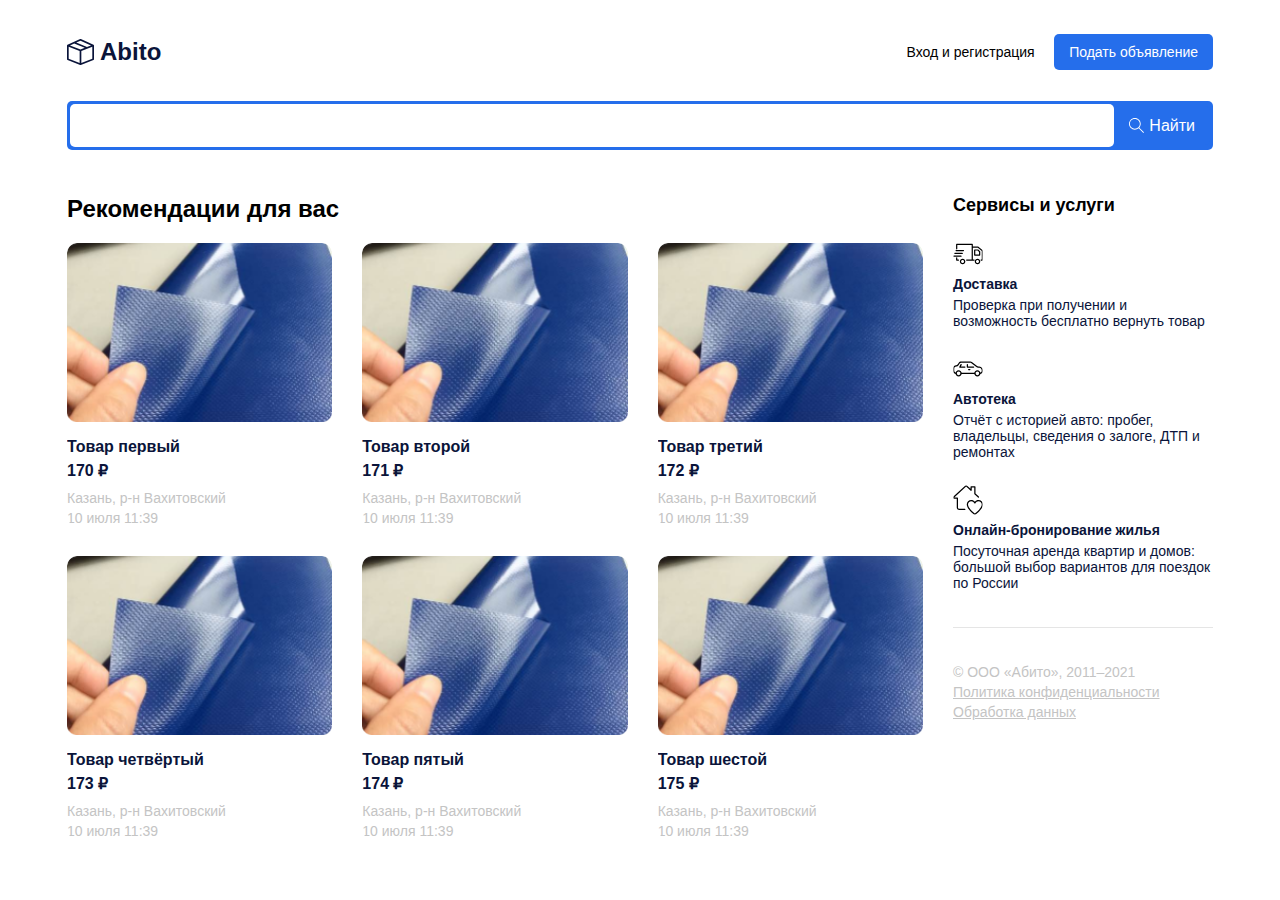
<file: index.html>
<!DOCTYPE html>
<html lang="en">

<head>
   <meta charset="UTF-8">
   <meta name="viewport" content="width=device-width, initial-scale=1.0">
   <link rel="stylesheet" href="style.css">
   <script src="./script.js" defer></script>
   <title>Abito</title>
</head>

<body>
   <header class="header">
      <div class="container">
         <div class="header-box">
            <a href="./index.html" class="header-logo">
               <img src="./image/logo.svg" alt="Logo Image">
               <span>Abito</span>
            </a>

            <div class="header-control">
               <button class="btn btn-outline">Вход и регистрация</button>
               <button class="btn btn-primary">Подать объявление</button>
            </div>

            <div class="header-burger">
               <img src="./image/burger.svg" alt="Burger Image">
            </div>
         </div>
      </div>
   </header>

   <main>
      <section class="search">
         <div class="container">
            <div class="search-box">
               <input type="text">
               <button class="btn btn-primary search-btn">
                  <img src="./image/search.svg" alt="Search Icon" class="search-box__icon">
                  <span class="search-box__text">Найти</span>
               </button>
            </div>
         </div>
      </section>

      <section class="content">
         <div class="container">
            <div class="content-box">
               <div class="content-main">
                  <h2 class="content-main__title">
                     Рекомендации для вас
                  </h2>

                  <div class="content-main__list">
                     <!-- <a href="./product.html" class="content-main__list-item">
                        <div class="content-main__list-item--img">
                           <img src="./image/card_img.png" alt="Card Image">
                        </div>

                        <h5 class="content-main__list-item--title">
                           Пвх материал 2й сорт
                        </h5>

                        <strong class="content-main__list-item--price">170 ₽</strong>

                        <div class="content-main__list-item--desc-block">
                           <span class="content-main__list-item--desc">Казань, р-н Вахитовский</span>
                           <span class="content-main__list-item--desc">10 июля 11:39</span>
                        </div>
                     </a>

                     <a href="./product.html" class="content-main__list-item">
                        <div class="content-main__list-item--img">
                           <img src="./image/card_img.png" alt="Card Image">
                        </div>

                        <h5 class="content-main__list-item--title">
                           Пвх материал 2й сорт
                        </h5>

                        <strong class="content-main__list-item--price">170 ₽</strong>

                        <div class="content-main__list-item--desc-block">
                           <span class="content-main__list-item--desc">Казань, р-н Вахитовский</span>
                           <span class="content-main__list-item--desc">10 июля 11:39</span>
                        </div>
                     </a>

                     <a href="./product.html" class="content-main__list-item">
                        <div class="content-main__list-item--img">
                           <img src="./image/card_img.png" alt="Card Image">
                        </div>

                        <h5 class="content-main__list-item--title">
                           Пвх материал 2й сорт
                        </h5>

                        <strong class="content-main__list-item--price">170 ₽</strong>

                        <div class="content-main__list-item--desc-block">
                           <span class="content-main__list-item--desc">Казань, р-н Вахитовский</span>
                           <span class="content-main__list-item--desc">10 июля 11:39</span>
                        </div>
                     </a>

                     <a href="./product.html" class="content-main__list-item">
                        <div class="content-main__list-item--img">
                           <img src="./image/card_img.png" alt="Card Image">
                        </div>

                        <h5 class="content-main__list-item--title">
                           Пвх материал 2й сорт
                        </h5>

                        <strong class="content-main__list-item--price">170 ₽</strong>

                        <div class="content-main__list-item--desc-block">
                           <span class="content-main__list-item--desc">Казань, р-н Вахитовский</span>
                           <span class="content-main__list-item--desc">10 июля 11:39</span>
                        </div>
                     </a>

                     <a href="./product.html" class="content-main__list-item">
                        <div class="content-main__list-item--img">
                           <img src="./image/card_img.png" alt="Card Image">
                        </div>

                        <h5 class="content-main__list-item--title">
                           Пвх материал 2й сорт
                        </h5>

                        <strong class="content-main__list-item--price">170 ₽</strong>

                        <div class="content-main__list-item--desc-block">
                           <span class="content-main__list-item--desc">Казань, р-н Вахитовский</span>
                           <span class="content-main__list-item--desc">10 июля 11:39</span>
                        </div>
                     </a>

                     <a href="./product.html" class="content-main__list-item">
                        <div class="content-main__list-item--img">
                           <img src="./image/card_img.png" alt="Card Image">
                        </div>

                        <h5 class="content-main__list-item--title">
                           Пвх материал 2й сорт
                        </h5>

                        <strong class="content-main__list-item--price">170 ₽</strong>

                        <div class="content-main__list-item--desc-block">
                           <span class="content-main__list-item--desc">Казань, р-н Вахитовский</span>
                           <span class="content-main__list-item--desc">10 июля 11:39</span>
                        </div>
                     </a> -->
                  </div>
               </div>

               <div class="content-side">
                  <h3 class="content-side__title">
                     Сервисы и услуги
                  </h3>

                  <div class="content-side__box">
                     <div class="content-side__list">
                        <div class="content-side__list-item">
                           <img src="./image/side_info_1.svg" alt="Side Info Image 1"
                              class="content-side__list-item--img">
                           <h5 class="content-side__list-item--title">Доставка</h5>
                           <p class="content-side__list-item--text">Проверка при получении и возможность бесплатно
                              вернуть товар</p>
                        </div>
                        <div class="content-side__list-item">
                           <img src="./image/side_info_2.svg" alt="Side Info Image 2"
                              class="content-side__list-item--img">
                           <h5 class="content-side__list-item--title">Автотека</h5>
                           <p class="content-side__list-item--text">Отчёт с историей авто: пробег, владельцы, сведения о
                              залоге, ДТП и ремонтах</p>
                        </div>
                        <div class="content-side__list-item">
                           <img src="./image/side_info_3.svg" alt="Side Info Image 3"
                              class="content-side__list-item--img">
                           <h5 class="content-side__list-item--title">Онлайн-бронирование жилья</h5>
                           <p class="content-side__list-item--text">Посуточная аренда квартир и домов: большой выбор
                              вариантов для поездок по России</p>
                        </div>
                     </div>

                     <div class="content-side__footer">
                        <p class="content-side__footer-item">© ООО «Абито», 2011–2021</p>
                        <a href="#" class="content-side__footer-item">Политика конфиденциальности</a>
                        <a href="#" class="content-side__footer-item">Обработка данных</a>
                     </div>
                  </div>
               </div>
            </div>
         </div>
      </section>
   </main>
</body>

</html>
</file>
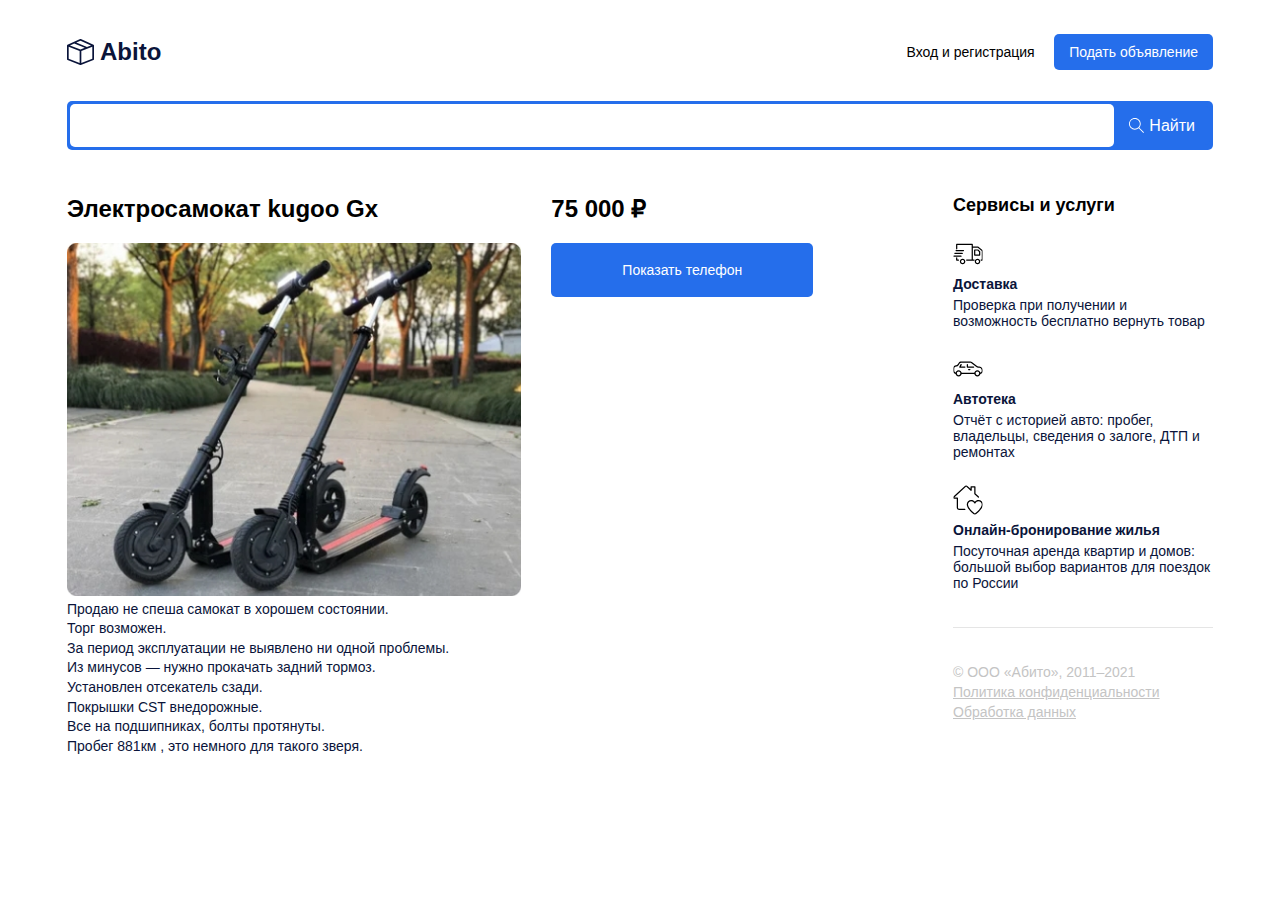
<file: product.html>
<!DOCTYPE html>
<html lang="en">

<head>
   <meta charset="UTF-8">
   <meta name="viewport" content="width=device-width, initial-scale=1.0">
   <link rel="stylesheet" href="style.css">
   <script src="./script.js" defer></script>
   <title>Abito</title>
</head>

<body>
   <header class="header">
      <div class="container">
         <div class="header-box">
            <a href="./index.html" class="header-logo">
               <img src="./image/logo.svg" alt="Logo Image">
               <span>Abito</span>
            </a>

            <div class="header-control">
               <button class="btn btn-outline">Вход и регистрация</button>
               <button class="btn btn-primary">Подать объявление</button>
            </div>

            <div class="header-burger">
               <img src="./image/burger.svg" alt="Burger Image">
            </div>
         </div>
      </div>
   </header>

   <main>
      <section class="search">
         <div class="container">
            <div class="search-box">
               <input type="text">
               <button class="btn btn-primary search-btn">
                  <img src="./image/search.svg" alt="Search Icon" class="search-box__icon">
                  <span class="search-box__text">Найти</span>
               </button>
            </div>
         </div>
      </section>

      <section class="content">
         <div class="container">
            <div class="content-box">
               <div class="content-product">
                  <div class="content-product__left">
                     <h2 class="content-product__title">
                        Электросамокат kugoo Gx
                     </h2>

                     <div class="content-product__img">
                        <img src="./image/product_img.jpeg" alt="Product Image" class="content-product__img">
                     </div>

                     <p class="content-product__text">
                        Продаю не спеша самокат в хорошем состоянии.
                     </p>
                     <p class="content-product__text">
                        Торг возможен.
                     </p>
                     <p class="content-product__text">
                        За период эксплуатации не выявлено ни одной проблемы.
                     </p>
                     <p class="content-product__text">
                        Из минусов — нужно прокачать задний тормоз.
                     </p>
                     <p class="content-product__text">
                        Установлен отсекатель сзади.
                     </p>
                     <p class="content-product__text">
                        Покрышки CST внедорожные.
                     </p>

                     <p class="content-product__text">
                        Все на подшипниках, болты протянуты.
                     </p>

                     <p class="content-product__text">
                        Пробег 881км , это немного для такого зверя.
                     </p>
                  </div>

                  <div class="content-product__right">
                     <h2 class="content-product__price">
                        75 000 ₽
                     </h2>

                     <button class="btn btn-primary btn-large">
                        Показать телефон
                     </button>
                  </div>
               </div>

               <div class="content-side">
                  <h3 class="content-side__title">
                     Сервисы и услуги
                  </h3>

                  <div class="content-side__box">
                     <div class="content-side__list">
                        <div class="content-side__list-item">
                           <img src="./image/side_info_1.svg" alt="Side Info Image 1"
                              class="content-side__list-item--img">
                           <h5 class="content-side__list-item--title">Доставка</h5>
                           <p class="content-side__list-item--text">Проверка при получении и возможность бесплатно
                              вернуть товар</p>
                        </div>
                        <div class="content-side__list-item">
                           <img src="./image/side_info_2.svg" alt="Side Info Image 2"
                              class="content-side__list-item--img">
                           <h5 class="content-side__list-item--title">Автотека</h5>
                           <p class="content-side__list-item--text">Отчёт с историей авто: пробег, владельцы, сведения о
                              залоге, ДТП и ремонтах</p>
                        </div>
                        <div class="content-side__list-item">
                           <img src="./image/side_info_3.svg" alt="Side Info Image 3"
                              class="content-side__list-item--img">
                           <h5 class="content-side__list-item--title">Онлайн-бронирование жилья</h5>
                           <p class="content-side__list-item--text">Посуточная аренда квартир и домов: большой выбор
                              вариантов для поездок по России</p>
                        </div>
                     </div>

                     <div class="content-side__footer">
                        <p class="content-side__footer-item">© ООО «Абито», 2011–2021</p>
                        <a href="#" class="content-side__footer-item">Политика конфиденциальности</a>
                        <a href="#" class="content-side__footer-item">Обработка данных</a>
                     </div>
                  </div>
               </div>
            </div>
         </div>
      </section>
   </main>
</body>

</html>
</file>
<file: style.css>
* {
   box-sizing: border-box;
}

body {
   margin: 0px;
   font-family: sans-serif;
}

.container {
   width: 100%;
   max-width: 1170px;
   margin: 0 auto;
   padding: 0 12px;
}

.btn {
   font-size: 14px;
   line-height: 16px;
   font-weight: 400;
   padding: 10px 15px;
   border-radius: 5px;
   border: none;
   cursor: pointer;
}

.btn-outline {
   background-color: transparent;
}

.btn-primary {
   background-color: #256EEB;
   color: #fff;
}

.header {
   padding-top: 34px;
   padding-bottom: 31px;
}

.header-box {
   display: flex;
   justify-content: space-between;
   align-items: center;
}

.header-logo {
   /* width: 100%; */
   display: flex;
   justify-content: flex-start;
   align-items: center;
   text-decoration: none;
}

.header-logo span {
   font-size: 24px;
   line-height: 28px;
   font-weight: 700;
   margin-left: 6px;
   color: rgb(10, 20, 58);
}

.header-burger {
   width: 30px;
   height: 19px;
   display: none;
}

.search {
   margin-bottom: 45px;
}

.search-box {
   width: 100%;
   border-radius: 5px;
   background-color: rgb(37, 110, 235);
   padding: 3px;
   display: flex;
   align-items: center;
   justify-content: flex-start;
}

.search-box input {
   flex-grow: 1;
   padding: 14px 22px;
   border-radius: 5px;
   border: none;
   outline: none;
   min-width: 0;
}

.search-btn {
   display: flex;
   align-items: center;
}

.search-box .search-box__text {
   margin-left: 5px;
   font-size: 16px;
   line-height: 19px;
}

.search-box .search-box__icon {
   width: 15px;
   height: 15px;
}

.content {
   padding-bottom: 50px;
}

.content-box {
   display: flex;
   justify-content: space-between;
   align-items: start;
   gap: 30px;
}

.content-main {
   flex-grow: 1;
}

.content-main__title {
   font-size: 24px;
   line-height: 28px;
   margin-top: 0;
   margin-bottom: 20px;
}

.content-main__list {
   display: flex;
   justify-content: space-between;
   flex-wrap: wrap;
   row-gap: 30px;
}

.content-main__list-item {
   width: calc((100% - 60px) / 3);
   display: flex;
   flex-direction: column;
   align-items: start;
   border-radius: 10px;
   overflow: hidden;
   text-decoration: none;
}

.content-main__list-item:hover .content-main__list-item--title {
   color: rgb(37, 110, 235);
}

.content-main__list-item--img {
   width: 100%;
   display: flex;
}

.content-main__list-item--img img {
   width: 100%;
}

.content-main__list-item--title {
   margin-top: 15px;
   margin-bottom: 5px;
   font-size: 16px;
   line-height: 19px;
   color: rgb(10, 20, 58);
}

.content-main__list-item--price {
   font-size: 16px;
   line-height: 19px;
   margin-bottom: 10px;
   color: rgb(10, 20, 58);
}

.content-main__list-item--desc {
   font-size: 14px;
   line-height: 16px;
   color: rgb(196, 196, 196);
}

.content-main__list-item--desc-block {
   display: flex;
   flex-direction: column;
   gap: 4px;
}

.content-side {
   width: 260px;
   /* min-width: 260px; */
   flex-shrink: 0;
}

.content-side__title {
   font-size: 18px;
   line-height: 21px;
   margin-top: 0;
   margin-bottom: 23px;
}

.content-side__list {
   display: flex;
   flex-direction: column;
   justify-content: space-between;
   height: 100%;
   gap: 25px;
   border-bottom: 1px solid rgb(229, 229, 229);
   padding-bottom: 36px;
   margin-bottom: 36px;
}

.content-side__list-item {
   display: flex;
   flex-direction: column;
   align-items: flex-start;
}

.content-side__list-item--title {
   font-size: 14px;
   line-height: 16px;
   font-weight: 700;
   margin-top: 7px;
   margin-bottom: 5px;
   color: rgb(10, 20, 58);
}

.content-side__list-item--text {
   font-size: 14px;
   line-height: 16px;
   font-weight: 400;
   margin: 0;
   color: rgb(10, 20, 58);
}

.content-side__footer {
   display: flex;
   flex-direction: column;
   gap: 4px;
}

.content-side__footer-item {
   color: rgb(196, 196, 196);
   margin: 0;
   font-size: 14px;
   line-height: 16px;
}

.content-product {
   display: flex;
   gap: 30px;
   flex-grow: 1;
}

.content-product__left {
   flex-basis: 55%;
}

.content-product__right {
   flex-basis: 45%;
}

.content-product__title,
.content-product__price {
   font-size: 24px;
   line-height: 28px;
   margin-top: 0;
   margin-bottom: 20px;
}

.content-product__img {
   width: 100%;
}

.content-product__text {
   font-size: 14px;
   line-height: 140%;
   color: rgb(10, 20, 58);
   margin: 0;
}

.btn-large {
   padding: 19px 71px;
}

@media (max-width: 1200px) {
   .container {
      max-width: 930px;
   }

   .content-main__list-item {
      width: calc((100% - 30px) / 2);
   }
}


@media (max-width: 991px) {
   .container {
      max-width: 730px;
   }

   .content-box {
      flex-direction: column;
   }

   .content-main {
      width: 100%;
   }

   .content-side {
      width: 100%;
   }

   .content-product {
      display: flex;
      flex-direction: column;
      width: 100%;
   }

   .content-product__left {
      flex-basis: 100%;
   }

   .content-product__right {
      flex-basis: 100%;
   }
}

@media (max-width: 768px) {
   .container {
      max-width: 100%;
   }

   .header-burger {
      display: block;
   }

   .header-control {
      display: none;
   }

   .search-box .search-box__text {
      display: none;
   }
}

@media (max-width: 480px) {
   .content-main__list-item {
      width: 100%;
   }
}
</file>
